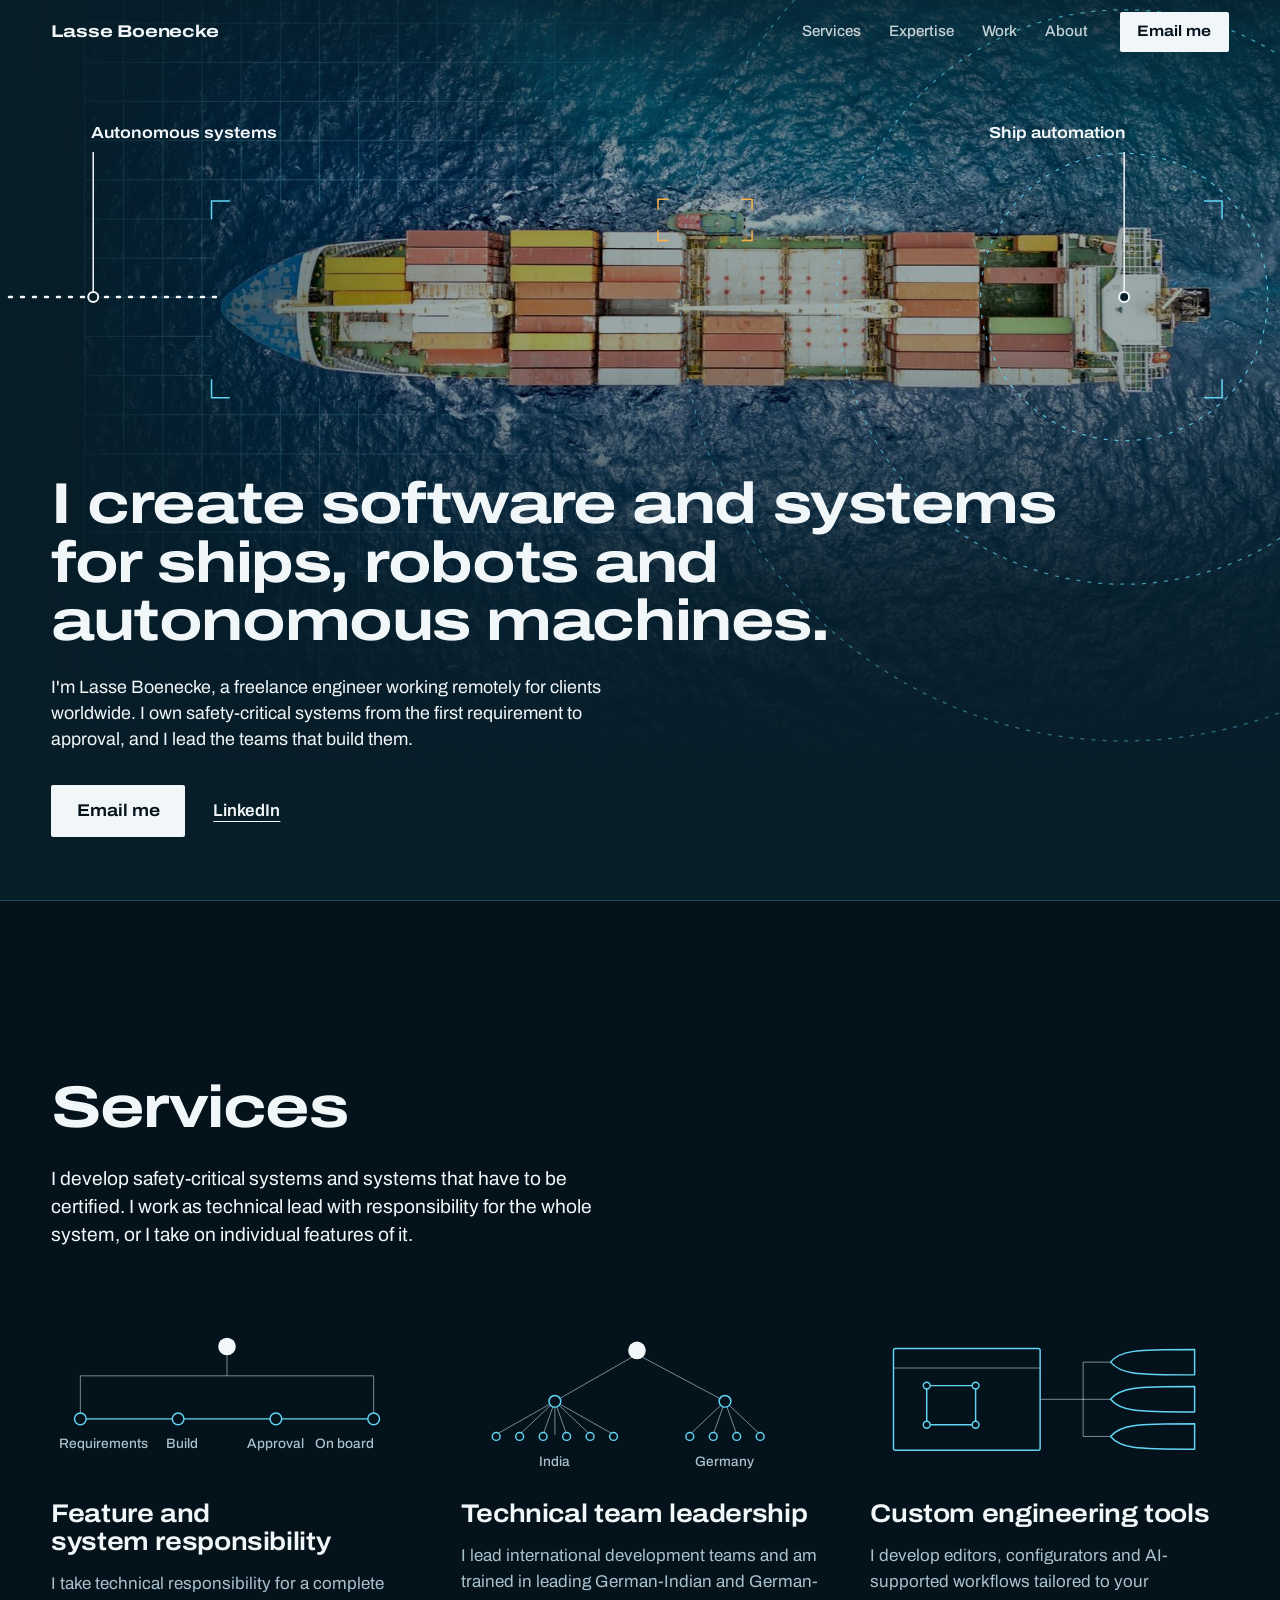
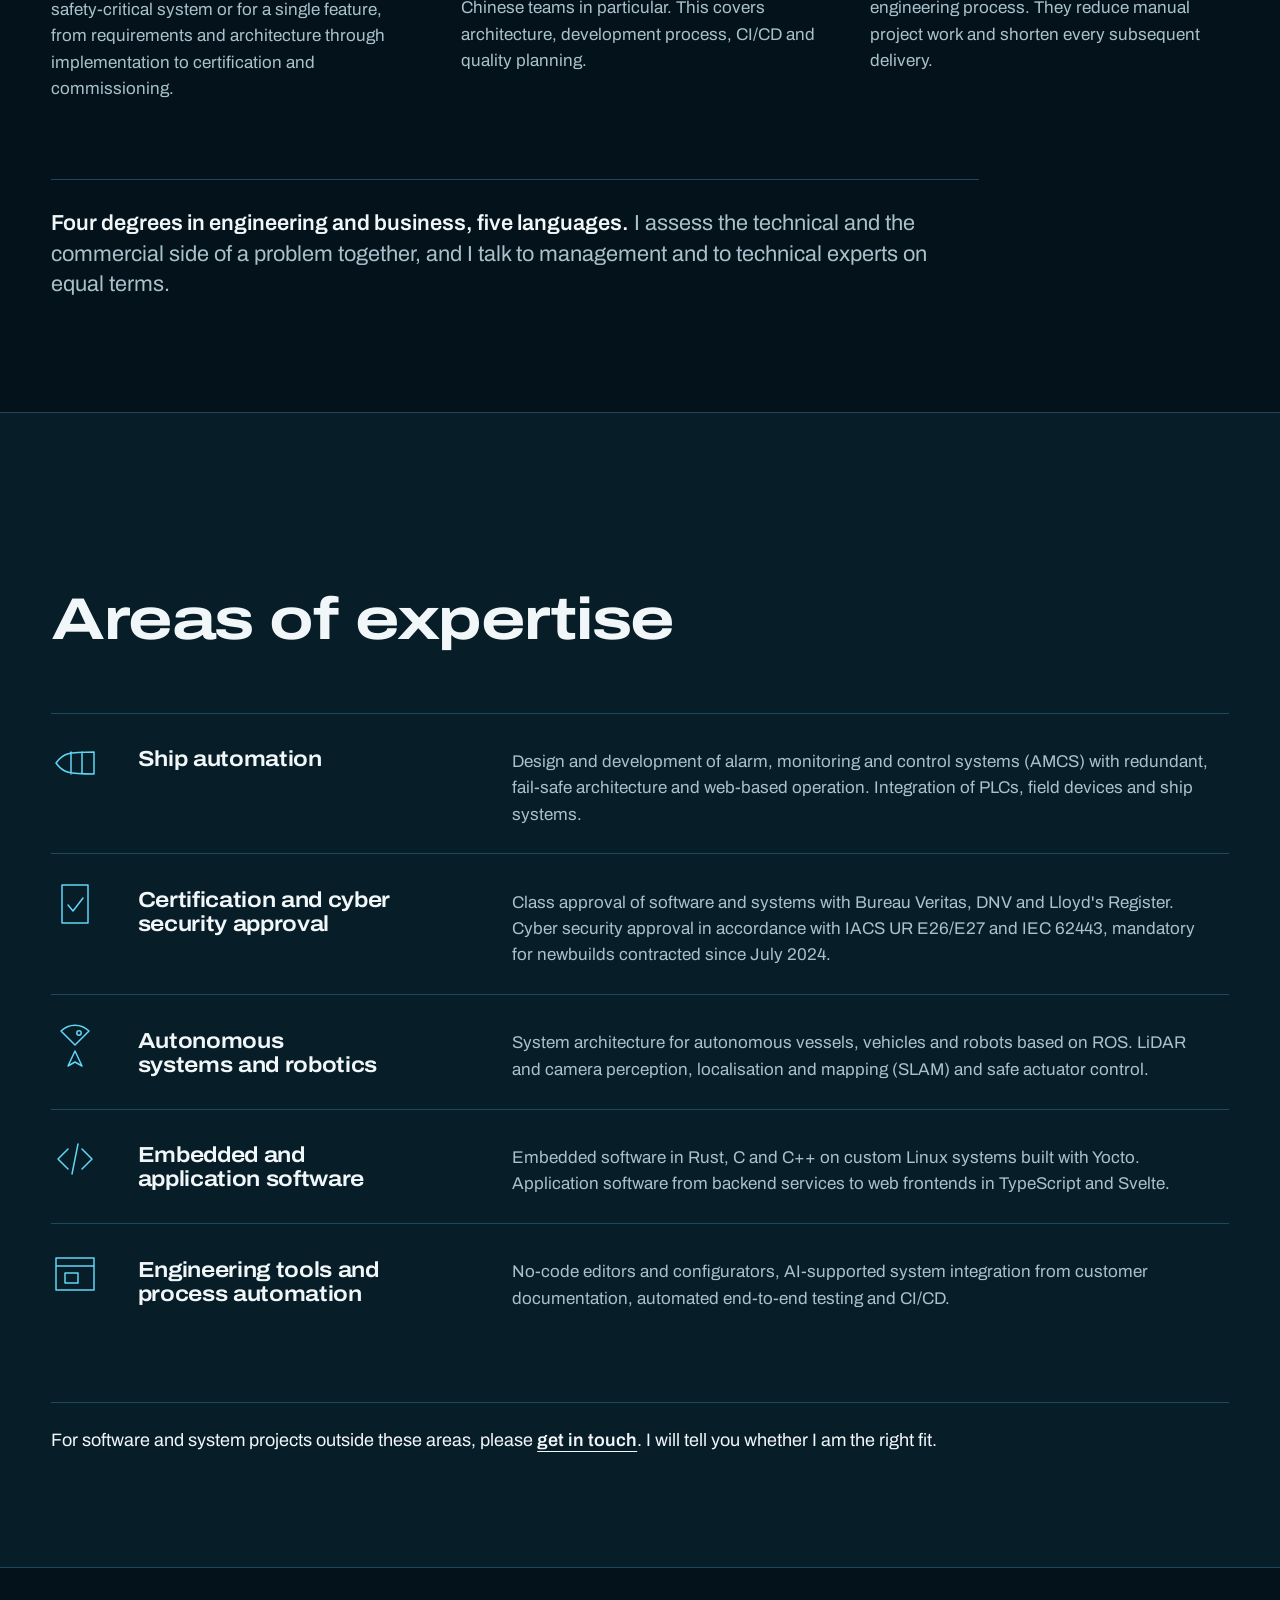
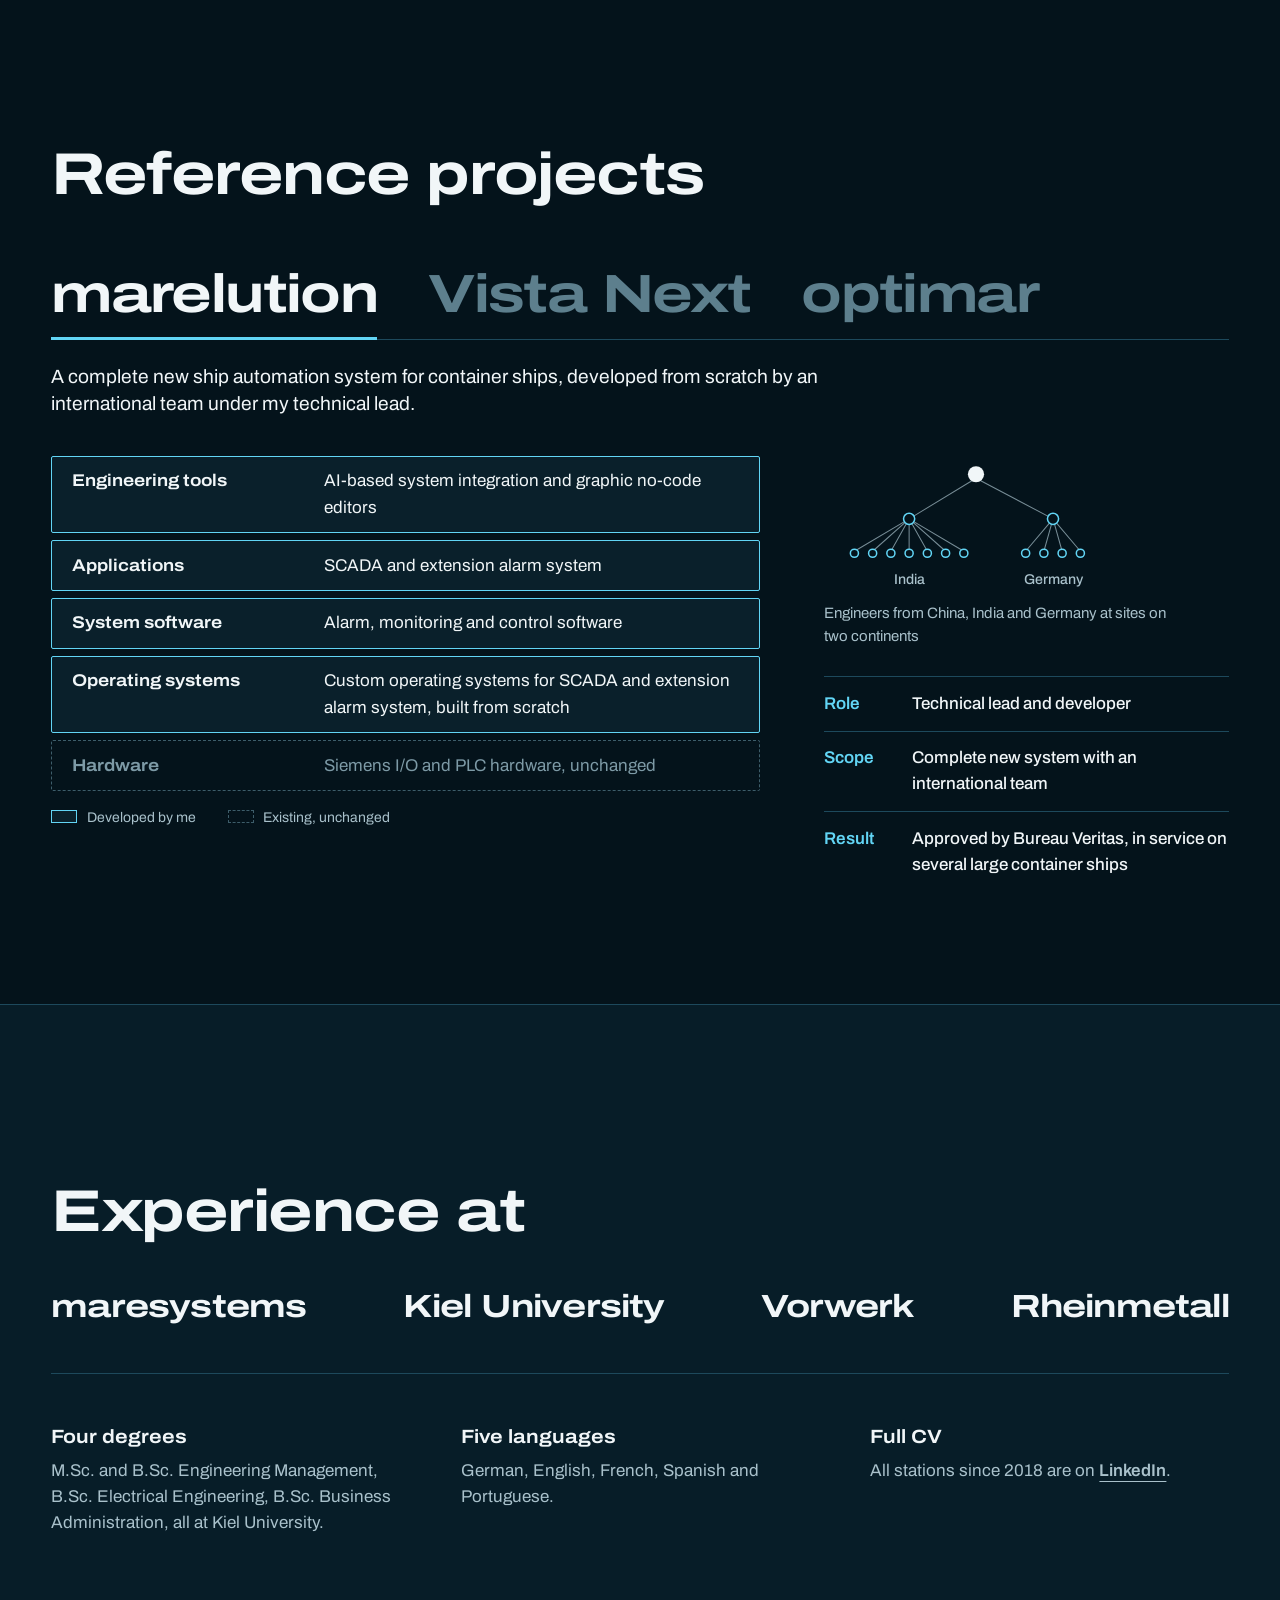
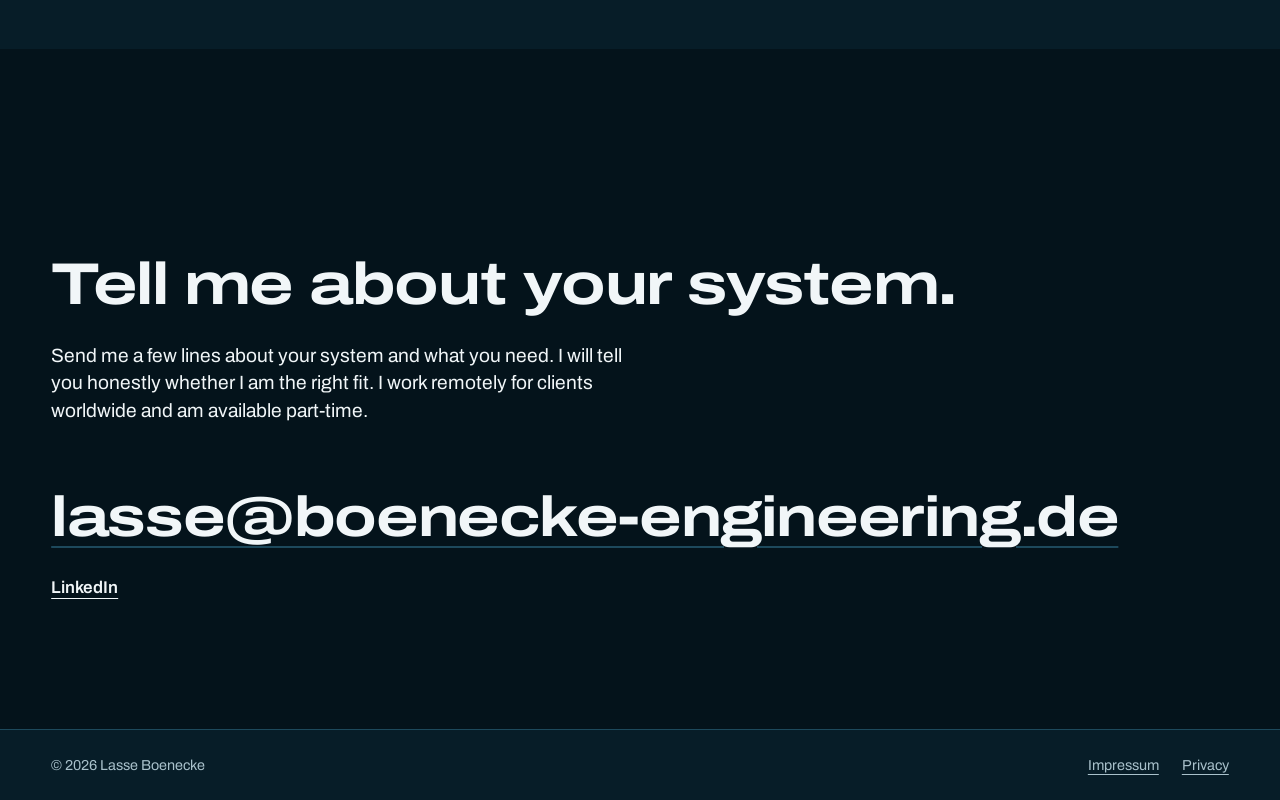
<file: index.html>
<!doctype html>
<html lang="en">
<head>
<meta charset="utf-8">
<meta name="viewport" content="width=device-width, initial-scale=1">
<title>Lasse Boenecke · Software and systems for ships, robots and autonomous machines</title>
<meta name="description" content="Freelance software and system development for ships, robots and autonomous machines. Class-approved ship automation (AMCS), autonomous systems and custom engineering tools. Remote, worldwide.">
<meta name="theme-color" content="#071d28">
<link rel="preload" href="fonts/Archivo-normal-100-900.woff2" as="font" type="font/woff2" crossorigin>
<link rel="preload" as="image" href="img/v3/ship-c-3200.jpg" imagesrcset="img/v3/ship-c-1600.jpg 1600w, img/v3/ship-c-3200.jpg 3200w" imagesizes="(orientation: portrait) 125vw, 102vw">
<link rel="stylesheet" href="styles.css">
<link rel="icon" href="favicon.svg" type="image/svg+xml">
</head>
<body>

<header class="nav" data-nav>
  <a class="brand" href="#top">Lasse Boenecke</a>
  <nav aria-label="Sections">
    <a href="#services">Services</a>
    <a href="#focus">Expertise</a>
    <a href="#work">Work</a>
    <a href="#about">About</a>
  </nav>
  <a class="btn btn-small" href="mailto:lasse@boenecke-engineering.de">Email me</a>
</header>

<main id="top">

<section class="hero" data-hero data-variant="c">
  <img class="ship" data-ship src="img/v3/ship-c-3200.jpg" srcset="img/v3/ship-c-1600.jpg 1600w, img/v3/ship-c-3200.jpg 3200w" sizes="(orientation: portrait) 125vw, 102vw" width="3200" height="2305" alt="Container ship at sea, seen from directly above">
  <div class="hero-shade"></div>
  <svg class="marks" data-marks aria-hidden="true">
    <line class="course" data-course/>
    <line class="lead" data-lead="a"/><line class="lead" data-lead="b"/>
    <g class="rings" data-rings><circle/><circle/><circle/></g>
    <path class="frame" data-frame/>
    <path class="trackbox" data-track/>
    <circle class="dot" data-dot="a" r="5"/><circle class="dot" data-dot="b" r="5"/>
  </svg>
  <p class="mark" data-mark="a">Autonomous systems</p>
  <p class="mark right" data-mark="b">Ship automation</p>

  <div class="hero-copy">
    <h1><span>I create software and systems</span> <span>for ships, robots and</span> <span>autonomous machines.</span></h1>
    <p>I'm Lasse Boenecke, a freelance engineer working remotely for clients worldwide. I own safety-critical systems from the first requirement to approval, and I lead the teams that build them.</p>
    <div class="actions">
      <a class="btn" href="mailto:lasse@boenecke-engineering.de">Email me</a>
      <a class="link" href="https://www.linkedin.com/in/lasse-boenecke-91bb6b450/">LinkedIn</a>
    </div>
  </div>
</section>

<section class="plain deep" id="services">
  <div class="wrap">
    <h2>Services</h2>
    <p class="lede">I develop safety-critical systems and systems that have to be certified. I work as technical lead with responsibility for the whole system, or I take on individual features of it.</p>
    <div class="roles">
      <article>
        <svg viewBox="0 0 360 150" aria-hidden="true"><path class="g-line" d="M30 96H330"/><path class="g-thin" d="M30 96V52H330V96M180 52V26"/><g class="g-node"><circle cx="30" cy="96" r="6"/><circle cx="130" cy="96" r="6"/><circle cx="230" cy="96" r="6"/><circle cx="330" cy="96" r="6"/></g><circle class="g-main" cx="180" cy="22" r="9"/><g class="g-text"><text x="8" y="126">Requirements</text><text x="134" y="126" text-anchor="middle">Build</text><text x="230" y="126" text-anchor="middle">Approval</text><text x="330" y="126" text-anchor="end">On board</text></g></svg>
        <h3>Feature and system responsibility</h3>
        <p>I take technical responsibility for a complete safety-critical system or for a single feature, from requirements and architecture through implementation to certification and commissioning.</p>
      </article>
      <article>
        <svg viewBox="0 0 360 150" aria-hidden="true"><path class="g-thin" d="M180 30L96 78M180 30L270 78M96 78L36 112M96 78L60 112M96 78L84 112M96 78L108 112M96 78L132 112M96 78L156 112M96 78L96 112M270 78L234 112M270 78L258 112M270 78L282 112M270 78L306 112"/><g class="g-node"><circle cx="96" cy="78" r="6"/><circle cx="270" cy="78" r="6"/><circle cx="36" cy="114" r="4"/><circle cx="60" cy="114" r="4"/><circle cx="84" cy="114" r="4"/><circle cx="108" cy="114" r="4"/><circle cx="132" cy="114" r="4"/><circle cx="156" cy="114" r="4"/><circle cx="234" cy="114" r="4"/><circle cx="258" cy="114" r="4"/><circle cx="282" cy="114" r="4"/><circle cx="306" cy="114" r="4"/></g><circle class="g-main" cx="180" cy="26" r="9"/><g class="g-text"><text x="96" y="144" text-anchor="middle">India</text><text x="270" y="144" text-anchor="middle">Germany</text></g></svg>
        <h3>Technical team leadership</h3>
        <p>I lead international development teams and am trained in leading German-Indian and German-Chinese teams in particular. This covers architecture, development process, CI/CD and quality planning.</p>
      </article>
      <article>
        <svg viewBox="0 0 360 150" aria-hidden="true"><rect class="g-line" x="24" y="24" width="150" height="104" rx="2"/><path class="g-thin" d="M24 44H174M174 76H218M218 76V38H246M218 76H246M218 76V114H246"/><g class="g-node"><rect x="58" y="62" width="50" height="40"/><circle cx="58" cy="62" r="3.5"/><circle cx="108" cy="62" r="3.5"/><circle cx="58" cy="102" r="3.5"/><circle cx="108" cy="102" r="3.5"/></g><g class="g-line"><path d="M246 38c10-12 24-13 86-13v26c-62 0-76-1-86-13Z"/><path d="M246 76c10-12 24-13 86-13v26c-62 0-76-1-86-13Z"/><path d="M246 114c10-12 24-13 86-13v26c-62 0-76-1-86-13Z"/></g></svg>
        <h3>Custom engineering tools</h3>
        <p>I develop editors, configurators and AI-supported workflows tailored to your engineering process. They reduce manual project work and shorten every subsequent delivery.</p>
      </article>
    </div>
    <p class="bridge"><b>Four degrees in engineering and business, five languages.</b> I assess the technical and the commercial side of a problem together, and I talk to management and to technical experts on equal terms.</p>
  </div>
</section>

<section class="plain" id="focus">
  <div class="wrap">
    <h2>Areas of expertise</h2>
    <ol class="focus">
      <li><svg viewBox="0 0 48 48" aria-hidden="true"><path d="M5 24C12 14 18 13 43 13V35C18 35 12 34 5 24ZM20 13V35M31 13V35"/></svg><h3>Ship automation</h3><p>Design and development of alarm, monitoring and control systems (AMCS) with redundant, fail-safe architecture and web-based operation. Integration of PLCs, field devices and ship systems.</p></li>
      <li><svg viewBox="0 0 48 48" aria-hidden="true"><path d="M11 5H37V43H11ZM17 25l5 6 10-13"/></svg><h3>Certification and cyber security approval</h3><p>Class approval of software and systems with Bureau Veritas, DNV and Lloyd's Register. Cyber security approval in accordance with IACS UR E26/E27 and IEC 62443, mandatory for newbuilds contracted since July 2024.</p></li>
      <li><svg viewBox="0 0 48 48" aria-hidden="true"><path d="M24 30L31 45 24 41 17 45ZM24 24L10 10M24 24L38 10M10 10A19.8 19.8 0 0 1 38 10"/><circle cx="28" cy="12" r="2.2"/></svg><h3>Autonomous systems and robotics</h3><p>System architecture for autonomous vessels, vehicles and robots based on ROS. LiDAR and camera perception, localisation and mapping (SLAM) and safe actuator control.</p></li>
      <li><svg viewBox="0 0 48 48" aria-hidden="true"><path d="M17 14L7 24l10 10M31 14l10 10-10 10M27 9L21 39"/></svg><h3>Embedded and application software</h3><p>Embedded software in Rust, C and C++ on custom Linux systems built with Yocto. Application software from backend services to web frontends in TypeScript and Svelte.</p></li>
      <li><svg viewBox="0 0 48 48" aria-hidden="true"><path d="M5 8H43V40H5ZM5 16H43M14 23H27V33H14Z"/></svg><h3>Engineering tools and process automation</h3><p>No-code editors and configurators, AI-supported system integration from customer documentation, automated end-to-end testing and CI/CD.</p></li>
    </ol>
    <p class="else">For software and system projects outside these areas, please <a class="link" href="mailto:lasse@boenecke-engineering.de">get in touch</a>. I will tell you whether I am the right fit.</p>
  </div>
</section>

<section class="plain deep" id="work">
  <div class="wrap">
    <h2>Reference projects</h2>
    <div class="refs" data-refs>
      <div class="refs-nav" data-refs-nav></div>
      <article class="ref" data-name="marelution">
        <h3>marelution</h3>
        <p class="meta">A complete new ship automation system for container ships, developed from scratch by an international team under my technical lead.</p>
        <div class="ref-grid">
          <div>
            <ol class="layers"><li class="mine"><b>Engineering tools</b><span>AI-based system integration and graphic no-code editors</span></li><li class="mine"><b>Applications</b><span>SCADA and extension alarm system</span></li><li class="mine"><b>System software</b><span>Alarm, monitoring and control software</span></li><li class="mine"><b>Operating systems</b><span>Custom operating systems for SCADA and extension alarm system, built from scratch</span></li><li class="kept"><b>Hardware</b><span>Siemens I/O and PLC hardware</span></li></ol>
            <p class="key"><span class="k-mine">Developed by me</span><span class="k-kept">Existing, unchanged</span></p>
          </div>
          <div class="ref-side">
            <figure class="team"><svg viewBox="0 0 300 134" aria-hidden="true"><path class="g-thin" d="M150 22L84 62M150 22L226 62M84 62L30 94M84 62L48 94M84 62L66 94M84 62L84 94M84 62L102 94M84 62L120 94M84 62L138 94M226 62L199 94M226 62L217 94M226 62L235 94M226 62L253 94"/><g class="g-node"><circle cx="84" cy="62" r="5.5"/><circle cx="226" cy="62" r="5.5"/><circle cx="30" cy="96" r="4"/><circle cx="48" cy="96" r="4"/><circle cx="66" cy="96" r="4"/><circle cx="84" cy="96" r="4"/><circle cx="102" cy="96" r="4"/><circle cx="120" cy="96" r="4"/><circle cx="138" cy="96" r="4"/><circle cx="199" cy="96" r="4"/><circle cx="217" cy="96" r="4"/><circle cx="235" cy="96" r="4"/><circle cx="253" cy="96" r="4"/></g><circle class="g-main" cx="150" cy="18" r="8"/><g class="g-text"><text x="84" y="126" text-anchor="middle">India</text><text x="226" y="126" text-anchor="middle">Germany</text></g></svg><figcaption>Engineers from China, India and Germany at sites on two continents</figcaption></figure>
            <dl class="role"><div><dt>Role</dt><dd>Technical lead and developer</dd></div><div><dt>Scope</dt><dd>Complete new system with an international team</dd></div><div><dt>Result</dt><dd>Approved by Bureau Veritas, in service on several large container ships</dd></div></dl>
          </div>
        </div>
      </article>
      <article class="ref" data-name="Vista Next">
        <h3>Vista Next</h3>
        <p class="meta">A new SCADA application on Citect SCADA that replaced the operator level of an installed ship alarm and monitoring system, developed by a team in Germany under my lead.</p>
        <div class="ref-grid">
          <div>
            <ol class="layers"><li class="mine"><b>Operator level</b><span>New SCADA application on Citect SCADA</span></li><li class="kept"><b>Alarm system</b><span>Alarm logic and parameters</span></li><li class="kept"><b>Signal units</b><span>SMU</span></li><li class="kept"><b>Field level</b><span>Sensors and wiring</span></li></ol>
            <p class="key"><span class="k-mine">Developed by me</span><span class="k-kept">Existing, unchanged</span></p>
          </div>
          <div class="ref-side">
            <figure class="team"><svg viewBox="0 0 300 134" aria-hidden="true"><path class="g-thin" d="M150 22V62M150 62L123 94M150 62L150 94M150 62L177 94"/><g class="g-node"><circle cx="150" cy="62" r="5.5"/><circle cx="123" cy="96" r="4"/><circle cx="150" cy="96" r="4"/><circle cx="177" cy="96" r="4"/></g><circle class="g-main" cx="150" cy="18" r="8"/><g class="g-text"><text x="150" y="126" text-anchor="middle">Germany</text></g></svg><figcaption>Development team in Germany</figcaption></figure>
            <dl class="role"><div><dt>Role</dt><dd>Team lead and developer</dd></div><div><dt>Scope</dt><dd>One subsystem of an installed system</dd></div><div><dt>Result</dt><dd>In service on container ships</dd></div></dl>
          </div>
        </div>
      </article>
      <article class="ref" data-name="optimar">
        <h3>optimar</h3>
        <p class="meta">The complete robotics system of an autonomous research vessel, from the wiring on board to the ROS architecture, developed in a team of two.</p>
        <div class="ref-grid">
          <div>
            <ol class="layers"><li class="peer"><b>Control algorithms</b><span>Developed by my colleague</span></li><li class="mine"><b>Algorithm integration</b><span>Integration of the control algorithms into the system</span></li><li class="mine"><b>Robotics architecture</b><span>Complete ROS architecture and data flow</span></li><li class="mine"><b>Drivers and interfaces</b><span>All drivers and interfaces for sensors and actuators</span></li><li class="mine"><b>Vessel control</b><span>Developed and commissioned on board</span></li><li class="mine"><b>Wiring</b><span>Complete control wiring of the vessel</span></li></ol>
            <p class="key"><span class="k-mine">Developed by me</span><span class="k-peer">Developed by my colleague</span></p>
          </div>
          <div class="ref-side">
            <figure class="team"><svg viewBox="0 0 300 134" aria-hidden="true"><path class="g-thin" d="M118 56H182"/><circle class="g-main" cx="110" cy="56" r="8"/><g class="g-node"><circle cx="190" cy="56" r="7"/></g><g class="g-text"><text x="110" y="96" text-anchor="middle">Me</text><text x="190" y="96" text-anchor="middle">Colleague</text></g></svg><figcaption>Team of two. My colleague develops the control algorithms.</figcaption></figure>
            <dl class="role"><div><dt>Role</dt><dd>System developer in a team of two</dd></div><div><dt>Scope</dt><dd>Complete robotics system, without the control algorithms</dd></div><div><dt>Result</dt><dd>Commissioned on the water, funded with EUR 1.3 million under the VIP+ programme</dd></div></dl>
          </div>
        </div>
      </article>
    </div>
  </div>
</section>

<section class="plain" id="about">
  <div class="wrap">
    <h2>Experience at</h2>
    <ul class="firms">
      <li>maresystems</li><li>Kiel University</li><li>Vorwerk</li><li>Rheinmetall</li>
    </ul>
    <div class="facts3">
      <p><b>Four degrees</b> M.Sc. and B.Sc. Engineering Management, B.Sc. Electrical Engineering, B.Sc. Business Administration, all at Kiel University.</p>
      <p><b>Five languages</b> German, English, French, Spanish and Portuguese.</p>
      <p><b>Full CV</b> All stations since 2018 are on <a class="link" href="https://www.linkedin.com/in/lasse-boenecke-91bb6b450/">LinkedIn</a>.</p>
    </div>
  </div>
</section>

<section class="contact deep" id="contact">
  <div class="wrap">
    <h2>Tell me about your system.</h2>
    <p>Send me a few lines about your system and what you need. I will tell you honestly whether I am the right fit. I work remotely for clients worldwide and am available part-time.</p>
    <a class="mail" href="mailto:lasse@boenecke-engineering.de">lasse@boenecke-engineering.de</a>
    <a class="link" href="https://www.linkedin.com/in/lasse-boenecke-91bb6b450/">LinkedIn</a>
  </div>
</section>
</main>

<footer>
  <span>© 2026 Lasse Boenecke</span>
  <span><a href="impressum.html">Impressum</a> <a href="privacy.html">Privacy</a></span>
</footer>
<script src="app.js" defer></script>
</body>
</html>
</file>
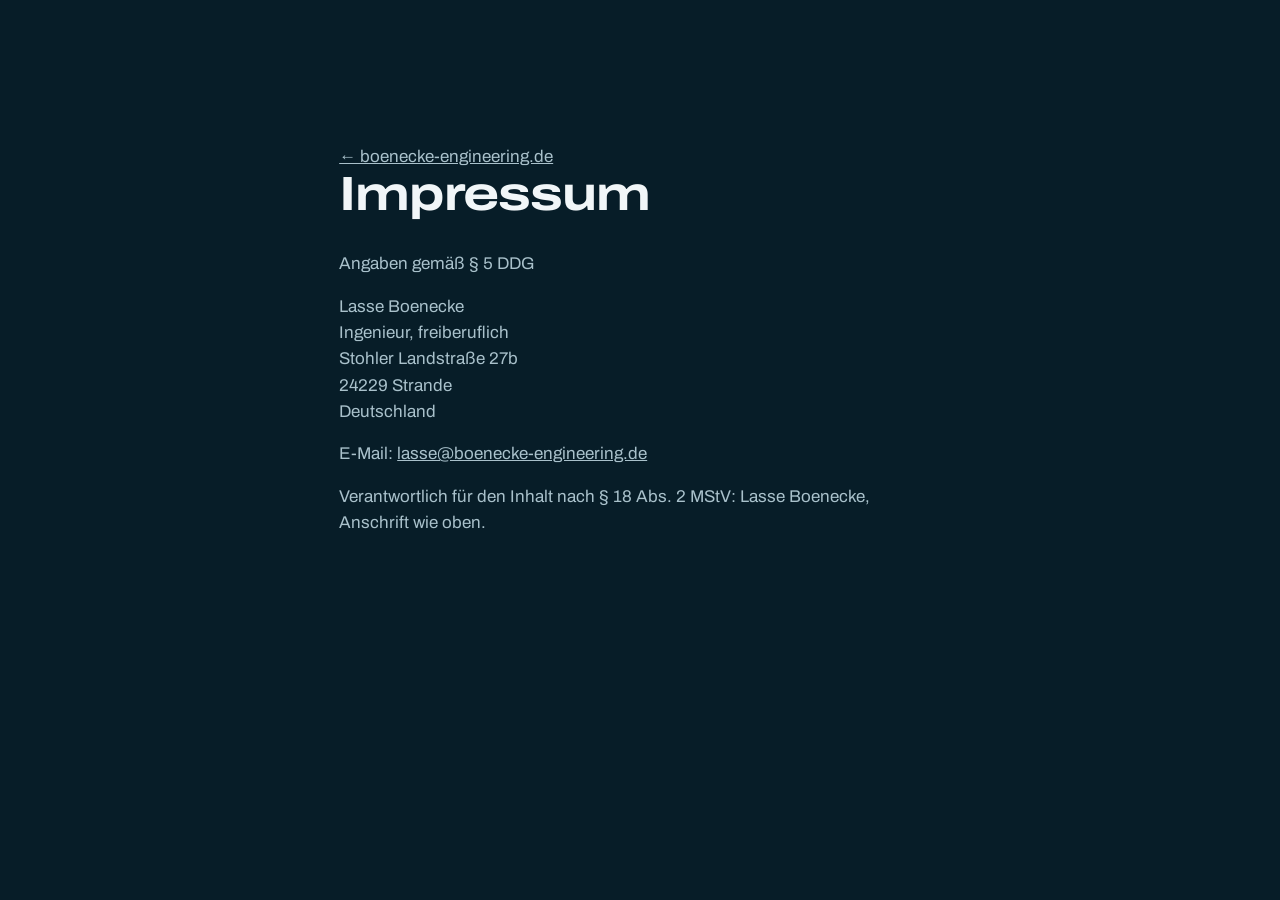
<file: impressum.html>
<!doctype html><html lang="de"><head><meta charset="utf-8"><meta name="viewport" content="width=device-width, initial-scale=1"><title>Impressum · Lasse Boenecke</title><link rel="icon" href="favicon.svg" type="image/svg+xml"><link rel="stylesheet" href="styles.css"><meta name="robots" content="noindex"></head>
<body><main class="legal"><div>
<p><a href="index.html">← boenecke-engineering.de</a></p>
<h1>Impressum</h1>
<p>Angaben gemäß § 5 DDG</p>
<p>Lasse Boenecke<br>Ingenieur, freiberuflich<br>Stohler Landstraße 27b<br>24229 Strande<br>Deutschland</p>
<p>E-Mail: <a href="mailto:lasse@boenecke-engineering.de">lasse@boenecke-engineering.de</a></p>
<p>Verantwortlich für den Inhalt nach § 18 Abs. 2 MStV: Lasse Boenecke, Anschrift wie oben.</p>
</div></main></body></html>
</file>
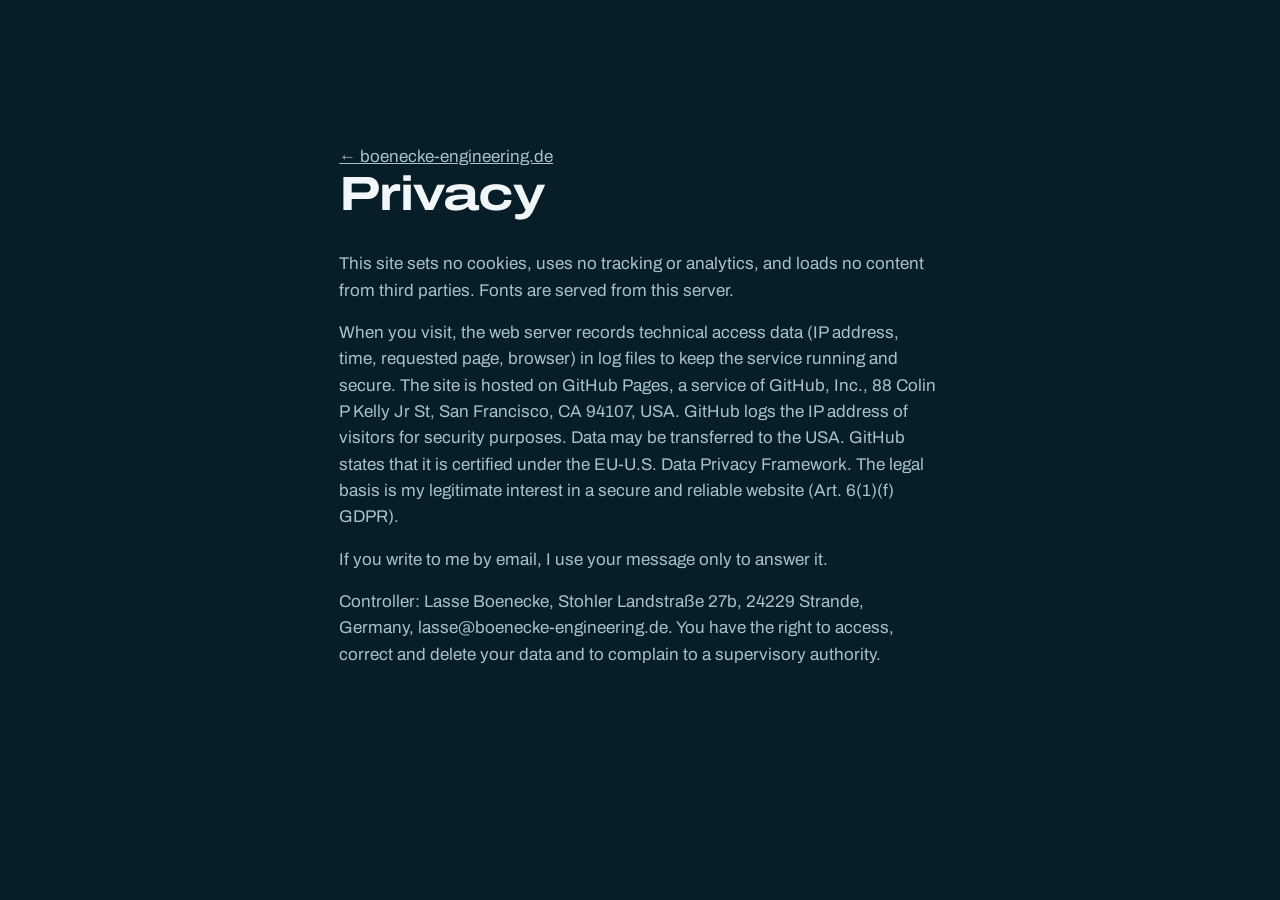
<file: privacy.html>
<!doctype html><html lang="en"><head><meta charset="utf-8"><meta name="viewport" content="width=device-width, initial-scale=1"><title>Privacy · Lasse Boenecke</title><link rel="icon" href="favicon.svg" type="image/svg+xml"><link rel="stylesheet" href="styles.css"><meta name="robots" content="noindex"></head>
<body><main class="legal"><div>
<p><a href="index.html">← boenecke-engineering.de</a></p>
<h1>Privacy</h1>
<p>This site sets no cookies, uses no tracking or analytics, and loads no content from third parties. Fonts are served from this server.</p>
<p>When you visit, the web server records technical access data (IP address, time, requested page, browser) in log files to keep the service running and secure. The site is hosted on GitHub Pages, a service of GitHub, Inc., 88 Colin P Kelly Jr St, San Francisco, CA 94107, USA. GitHub logs the IP address of visitors for security purposes. Data may be transferred to the USA. GitHub states that it is certified under the EU-U.S. Data Privacy Framework. The legal basis is my legitimate interest in a secure and reliable website (Art. 6(1)(f) GDPR).</p>
<p>If you write to me by email, I use your message only to answer it.</p>
<p>Controller: Lasse Boenecke, Stohler Landstraße 27b, 24229 Strande, Germany, lasse@boenecke-engineering.de. You have the right to access, correct and delete your data and to complain to a supervisory authority.</p>
</div></main></body></html>
</file>
<file: styles.css>
@font-face { font-family: "Archivo"; src: url("fonts/Archivo-normal-100-900.woff2") format("woff2"); font-weight: 100 900; font-stretch: 62% 125%; font-display: swap; }

:root {
  --ground: #071d28;   /* the marelution canvas colour, so its screens sit in the page without a frame */
  --deep: #04131b;
  --panel: #0e2c3b;
  --line: #1d495c;
  --ink: #f1f6f8;
  --soft: #a9c1cb;
  --sig: #62d5f5;
  --nav-h: 4rem;
  --pad: clamp(1.25rem, 4vw, 4rem);
  --ease: cubic-bezier(.16, 1, .3, 1);
}

* { box-sizing: border-box; }
html { background: var(--ground); color-scheme: dark; scrollbar-color: var(--line) var(--deep); }
body { margin: 0; font: 400 1.0625rem/1.55 "Archivo", sans-serif; color: var(--ink); background: var(--ground); -webkit-font-smoothing: antialiased; text-rendering: optimizeLegibility; }
::selection { background: var(--sig); color: var(--deep); }
img, svg { display: block; max-width: 100%; }
a { color: inherit; }
:focus-visible { outline: 2px solid var(--sig); outline-offset: 3px; }
h1, h2, h3, p, ul, dl, dd { margin: 0; }
ul { padding: 0; list-style: none; }

h1, h2, .mail { font-stretch: 125%; font-weight: 700; letter-spacing: -0.025em; line-height: 1.02; text-wrap: balance; }
h1 { font-size: clamp(2.05rem, 4.5vw, 4.4rem); }
h1 span { display: block; }
@media (min-width: 821px) { h1 span { white-space: nowrap; } }
h2 { font-size: clamp(2rem, 4.6vw, 4.25rem); }
h3 { font-stretch: 112%; font-weight: 650; letter-spacing: -0.015em; line-height: 1.1; }

.btn { display: inline-flex; align-items: center; height: 3.25rem; padding: 0 1.6rem; background: var(--ink); color: var(--deep); font-weight: 650; font-stretch: 112%; text-decoration: none; border-radius: 2px; transition: background .25s var(--ease), transform .25s var(--ease); }
.btn:hover { background: var(--sig); }
.btn:active { transform: translateY(1px); }
.btn-small { height: 2.5rem; padding: 0 1.1rem; font-size: .95rem; }
.link { font-weight: 600; text-decoration-thickness: 1px; text-underline-offset: .3em; }
.link:hover { color: var(--sig); }

/* ---------- nav ---------- */
.nav { position: fixed; inset: 0 0 auto 0; z-index: 20; height: var(--nav-h); display: flex; align-items: center; gap: 2rem; padding: 0 var(--pad); transition: background .4s var(--ease); }
.nav.solid { background: var(--ground); }
.brand { font-stretch: 125%; font-weight: 700; letter-spacing: -0.01em; text-decoration: none; margin-right: auto; }
.nav nav { display: flex; gap: 1.75rem; }
.nav nav a { text-decoration: none; font-size: .95rem; font-weight: 500; color: var(--ink); opacity: .82; transition: opacity .2s; }
.nav nav a:hover { opacity: 1; }
@media (max-width: 820px) { .nav nav { display: none; } }

/* ---------- hero ---------- */
.hero { position: relative; height: 100vh; height: 100svh; min-height: 34rem; overflow: hidden; }
.ship { position: absolute; max-width: none; animation: arrive 2.4s var(--ease) both; }
@keyframes arrive { from { opacity: 0; scale: 1.06; } }
.hero-shade { position: absolute; inset: 0; pointer-events: none; background:
  linear-gradient(to top, var(--ground) 14%, rgb(7 29 40 / .82) 34%, rgb(7 29 40 / 0) 62%),
  linear-gradient(to right, var(--ground) 2%, rgb(7 29 40 / 0) 20%),
  linear-gradient(to bottom, rgb(7 29 40 / .75), rgb(7 29 40 / 0) 11rem); }
.marks { position: absolute; inset: 0; width: 100%; height: 100%; overflow: visible; }
.marks line { stroke: var(--ink); stroke-width: 1.5; }
.marks .course { stroke-dasharray: 3 9; stroke-linecap: round; stroke-width: 2.5; }
.marks .rings circle { fill: none; stroke: var(--sig); stroke-width: 1.25; stroke-dasharray: 4 7; opacity: .85; }
.marks .rings circle:nth-child(2) { opacity: .65; } .marks .rings circle:nth-child(3) { opacity: .45; }
.marks .frame { fill: none; stroke: #ffb347; stroke-width: 1.5; }
.marks .trackbox { display: none; fill: none; stroke: var(--sig); stroke-width: 1.5; }
.hero[data-variant="c"] .trackbox { display: block; }
.marks .dot { fill: var(--ground); stroke: var(--ink); stroke-width: 2; }
.mark { position: absolute; translate: 0 -100%; font-stretch: 112%; font-weight: 650; font-size: clamp(.8rem, 1.25vw, 1.15rem); line-height: 1.1; white-space: nowrap; padding-bottom: .15rem; }
.marks, .mark { opacity: 0; transition: opacity 1s 1.1s var(--ease); }
.hero.ready .marks, .hero.ready .mark { opacity: 1; }
.hero-copy { position: absolute; left: var(--pad); right: var(--pad); bottom: clamp(2rem, 7vh, 4.5rem); max-width: 68rem; }
.hero-copy h1 span { animation: rise 1.2s var(--ease) both; }
.hero-copy h1 span:nth-child(2) { animation-delay: .12s; }
.hero-copy p { max-width: 36rem; margin-top: 1.5rem; font-size: clamp(1.0625rem, 1.4vw, 1.3rem); line-height: 1.45; animation: rise 1.2s .26s var(--ease) both; }
.actions { display: flex; align-items: center; gap: 1.75rem; margin-top: 2rem; animation: rise 1.2s .38s var(--ease) both; }
@keyframes rise { from { opacity: 0; transform: translateY(1.75rem); } }
@media (orientation: portrait) {
  .hero-shade { background: linear-gradient(to top, var(--ground) 56%, rgb(7 29 40 / 0) 70%), linear-gradient(to bottom, rgb(7 29 40 / .75), rgb(7 29 40 / 0) 8rem); }
}

/* ---------- approach ---------- */
.split { display: grid; grid-template-columns: minmax(0, 6fr) minmax(0, 5fr); gap: var(--pad); align-items: center; }
.lede { max-width: 36rem; margin-top: 1.75rem; font-size: clamp(1.1rem, 1.5vw, 1.3rem); line-height: 1.45; }
.facts { margin-top: 2.25rem; max-width: 36rem; }
.facts li { padding: .85rem 0; border-top: 1px solid var(--line); font-weight: 600; }
.refs { margin-top: clamp(2.5rem, 5vw, 4rem); }
.refs-nav { display: flex; flex-wrap: wrap; gap: .5rem clamp(1.5rem, 4vw, 4rem); border-bottom: 1px solid var(--line); }
.refs-nav button { position: relative; padding: 0 0 1.1rem; background: none; border: 0; cursor: pointer; font: inherit; font-stretch: 125%; font-weight: 700; letter-spacing: -0.03em; font-size: clamp(1.5rem, 4.2vw, 3.6rem); line-height: 1; color: #5d7f8d; transition: color .3s; }
.refs-nav button:hover { color: var(--soft); }
.refs-nav button[aria-selected="true"] { color: var(--ink); }
.refs-nav button[aria-selected="true"]::after { content: ""; position: absolute; left: 0; right: 0; bottom: -1px; height: 3px; background: var(--sig); }
.ref h3 { font-stretch: 125%; font-weight: 700; letter-spacing: -0.03em; font-size: clamp(2rem, 5vw, 3.6rem); line-height: 1; margin-top: clamp(3rem, 6vw, 5rem); }
.js .ref h3 { position: absolute; width: 1px; height: 1px; overflow: hidden; clip-path: inset(50%); margin: 0; }
.js .ref:not(.active) { display: none; }
.ref .meta { margin-top: 1.5rem; max-width: 52rem; color: var(--ink); font-size: clamp(1.1rem, 1.5vw, 1.35rem); line-height: 1.4; }
.ref-grid { display: grid; grid-template-columns: minmax(0, 7fr) minmax(0, 4fr); gap: clamp(2rem, 5vw, 5rem); align-items: start; margin-top: clamp(1.5rem, 3vw, 2.5rem); }
.layers { display: grid; gap: .45rem; margin: 0; padding: 0; list-style: none; }
.layers li { display: grid; grid-template-columns: minmax(0, 14.5rem) minmax(0, 1fr); gap: 1.25rem; align-items: baseline; padding: .7rem 1.25rem; border: 1px solid; border-radius: 2px; }
.layers b { font-stretch: 112%; font-weight: 650; }
.layers .mine { border-color: var(--sig); background: rgb(98 213 245 / .07); }
.layers .kept { border-color: #3d5d6a; border-style: dashed; color: #7d9aa6; }
.layers .peer { border-color: #7d9aa6; color: var(--soft); }
.layers .kept span::after { content: ", unchanged"; }
.js .ref.active .layers li { animation: layer .7s var(--ease) both; animation-delay: calc((var(--n) - var(--i)) * 70ms); }
@keyframes layer { from { opacity: 0; transform: translateY(1rem); } }
.key { display: flex; flex-wrap: wrap; gap: .5rem 2rem; margin-top: 1rem; font-size: .875rem; color: var(--soft); }
.key span::before { content: ""; display: inline-block; width: 1.5rem; height: .7rem; margin-right: .6rem; border: 1px solid var(--sig); background: rgb(98 213 245 / .07); vertical-align: -1px; }
.key .k-kept::before { border: 1px dashed #3d5d6a; background: none; }
.key .k-peer::before { border: 1px solid #7d9aa6; background: none; }
.team { margin: 0; }
.team svg { width: 100%; max-width: 19rem; height: auto; fill: none; stroke-linecap: round; overflow: visible; }
.team figcaption { margin-top: .6rem; color: var(--soft); font-size: .9375rem; max-width: 22rem; }
.role { margin-top: 1.75rem; }
.role > div { display: grid; grid-template-columns: 4.5rem minmax(0, 1fr); gap: 1rem; padding: .85rem 0; border-top: 1px solid var(--line); }
.role dt { color: var(--sig); font-weight: 600; }
.role dd { color: var(--ink); font-weight: 500; }
@media (max-width: 900px) {
  .ref-grid { grid-template-columns: 1fr; }
  .layers li { grid-template-columns: 1fr; gap: .2rem; }
}
.stack-view { display: grid; place-items: center; perspective: 1800px; min-height: 30rem; }
.stack { position: relative; width: min(30vw, 27rem); aspect-ratio: 3 / 2; margin-top: 9rem; transform-style: preserve-3d; transform: rotateX(57deg) rotateZ(-34deg); }
.plate { --i: 0; --gap: clamp(2rem, 3.4vw, 3rem); position: absolute; inset: 0; overflow: hidden; background: var(--panel); border: 1px solid var(--line); border-radius: 3px; transform: translateZ(calc(var(--i) * var(--gap))); box-shadow: -1.5rem 1.5rem 2.5rem rgb(0 0 0 / .4); transition: border-color .4s, filter .4s, opacity .4s; }
.stack.focus .plate { filter: brightness(.5); opacity: .55; }
.stack.focus .plate.on { filter: none; opacity: 1; border-color: var(--sig); }
.plate:nth-child(2) { --i: 1; } .plate:nth-child(3) { --i: 2; } .plate:nth-child(4) { --i: 3; } .plate:nth-child(5) { --i: 4; } .plate:nth-child(6) { --i: 5; }
.plate svg { width: 100%; height: 100%; fill: none; stroke: #3d7f97; stroke-width: 2; }
.plate .ln path { stroke-width: 8; stroke: #1f566b; stroke-linecap: round; }
.plate .ln.thin path { stroke-width: 5; stroke: #2a6a82; }
.plate .tag rect, .plate .chip rect { fill: #123a4c; }
.plate .bus path { stroke: var(--sig); stroke-width: 3; }
.plate .node circle, .plate .node rect { fill: #17495d; stroke: var(--sig); stroke-width: 3; }
.plate .ring { stroke: #ff4a3d; stroke-width: 8; }
.plate .curve { stroke: var(--sig); stroke-width: 3; }
.plate text { fill: var(--ink); stroke: none; font: 600 26px "Archivo", sans-serif; font-stretch: 112%; text-anchor: middle; }
.plate .l text { text-anchor: start; font-size: 24px; }
.plate .s text { font-size: 20px; font-weight: 500; fill: var(--soft); }

.steps { counter-reset: step; display: grid; grid-template-columns: repeat(3, minmax(0, 1fr)); gap: 0 clamp(1.5rem, 3vw, 3rem); margin: clamp(3rem, 6vw, 5rem) 0 0; padding: 0; list-style: none; }
.steps li { counter-increment: step; padding: 1.5rem 0 2rem; border-top: 1px solid var(--line); transition: border-color .4s; outline-offset: 6px; }
.steps li.on { border-color: var(--sig); }
.steps li::before { content: counter(step); display: block; font-weight: 600; color: var(--soft); font-variant-numeric: tabular-nums; margin-bottom: .6rem; }
.steps h3 { font-size: clamp(1.2rem, 1.7vw, 1.5rem); text-wrap: balance; }
.steps p { margin-top: .75rem; color: var(--soft); }
.steps .in { color: var(--ink); }
.steps .in::before { content: "In marelution"; color: var(--sig); font-weight: 600; margin-right: .5em; }
@media (max-width: 900px) {
  .split { grid-template-columns: 1fr; }
  .stack-view { min-height: 24rem; }
  .stack { width: min(60vw, 20rem); margin-top: 7rem; }
  .plate { --gap: 1.9rem; }
  .steps { grid-template-columns: 1fr; }
}
@media (min-width: 901px) and (max-width: 1100px) { .steps { grid-template-columns: repeat(2, minmax(0, 1fr)); } }

/* ---------- autonomy ---------- */
.passage { position: relative; height: min(92vh, 60rem); min-height: 36rem; overflow: hidden; }
.chart { position: absolute; inset: 0; width: 100%; height: 100%; background: var(--deep); }
.chart image { opacity: .82; }
.plan { fill: none; stroke: rgb(241 246 248 / .45); stroke-width: 2; stroke-dasharray: 2 9; stroke-linecap: round; }
.track { fill: none; stroke: var(--sig); stroke-width: 4; stroke-linecap: round; stroke-dasharray: 1; stroke-dashoffset: 1; transition: stroke-dashoffset 3s cubic-bezier(.45, 0, .2, 1); }
.go .track { stroke-dashoffset: 0; }
.boat { fill: var(--ink); stroke: var(--deep); stroke-width: 2; stroke-linejoin: round; }
.wp circle { fill: var(--deep); stroke: var(--ink); stroke-width: 2.5; transition: fill .4s var(--d), stroke .4s var(--d); }
.wp text { fill: var(--ink); font: 650 21px "Archivo", sans-serif; font-stretch: 112%; paint-order: stroke; stroke: rgb(4 19 27 / .85); stroke-width: 7px; stroke-linejoin: round; opacity: 0; transition: opacity .7s var(--d) var(--ease); }
.wp text.l { text-anchor: end; } .wp text.t { text-anchor: middle; }
.go .wp circle { fill: var(--sig); stroke: var(--sig); }
.go .wp text { opacity: 1; }
.chart-shade { position: absolute; inset: 0; pointer-events: none; background: linear-gradient(to right, rgb(4 19 27 / .88), rgb(4 19 27 / .55) 30%, rgb(4 19 27 / 0) 56%), linear-gradient(to top, var(--ground), rgb(7 29 40 / 0) 6rem), linear-gradient(to bottom, var(--ground), rgb(7 29 40 / 0) 7rem); }
.passage-copy { position: absolute; left: var(--pad); right: var(--pad); bottom: clamp(3.5rem, 9vh, 5.5rem); max-width: 44rem; }
.passage-copy p { max-width: 38rem; margin-top: 1.1rem; font-size: clamp(1.0625rem, 1.35vw, 1.25rem); line-height: 1.45; }
.credit { position: absolute; left: var(--pad); bottom: 1rem; font-size: .8125rem; color: var(--soft); }
@media (orientation: portrait) {
  .passage { height: auto; min-height: 0; padding-top: 115vw; }
  .chart { height: 115vw; inset: 0 0 auto 0; }
  .chart-shade { height: 115vw; inset: 0 0 auto 0; background: linear-gradient(to top, var(--ground), rgb(7 29 40 / 0) 30%), linear-gradient(to bottom, var(--ground), rgb(7 29 40 / 0) 5rem); }
  .passage-copy { position: static; padding: 0 var(--pad) 1rem; }
  .credit { position: static; padding: 0 var(--pad) 3rem; }
  .wp text { font-size: 23px; }
}

/* ---------- plain sections ---------- */
.wrap { max-width: 82rem; margin: 0 auto; padding: 0 var(--pad); }
.plain { padding: clamp(6rem, 14vw, 11rem) 0 clamp(4rem, 9vw, 7rem); }
.plain h2 { max-width: 20ch; }
.offers { display: grid; grid-template-columns: repeat(3, minmax(0, 1fr)); gap: clamp(2rem, 3.5vw, 3.5rem); margin-top: clamp(3rem, 6vw, 5rem); }
.plain .lede { margin-top: 1.75rem; }
.else { margin-top: clamp(2.5rem, 5vw, 4rem); padding-top: 1.5rem; border-top: 1px solid var(--line); font-size: 1.125rem; }
.plain { border-top: 1px solid var(--line); }
.roles { display: grid; grid-template-columns: repeat(3, minmax(0, 1fr)); gap: clamp(2rem, 4vw, 4rem); margin-top: clamp(3rem, 6vw, 5rem); }
.roles svg { width: 100%; max-width: 22rem; height: auto; margin-bottom: 1.75rem; overflow: visible; fill: none; stroke-linecap: round; stroke-linejoin: round; }
.g-line { stroke: var(--sig); stroke-width: 1.5; fill: none; }
.g-thin { stroke: var(--soft); stroke-width: 1; opacity: .7; }
.g-node circle, .g-node rect { fill: var(--deep); stroke: var(--sig); stroke-width: 1.5; }
.g-main { fill: var(--ink); stroke: none; }
.g-text text { fill: var(--soft); stroke: none; font: 500 14px "Archivo", sans-serif; }
.roles h3 { font-size: clamp(1.4rem, 2vw, 1.85rem); text-wrap: balance; }
.roles p { margin-top: .9rem; color: var(--soft); max-width: 26rem; }
.focus { margin: clamp(2.5rem, 5vw, 4rem) 0 0; padding: 0; list-style: none; }
.focus li { display: grid; grid-template-columns: 3rem minmax(0, 21rem) minmax(0, 1fr); gap: clamp(1.25rem, 3vw, 3rem); align-items: start; padding: 1.6rem 0; border-top: 1px solid var(--line); }
.focus svg { width: 3rem; height: 3rem; fill: none; stroke: var(--sig); stroke-width: 1.5; stroke-linecap: round; stroke-linejoin: round; }
.focus h3 { font-size: clamp(1.2rem, 1.7vw, 1.5rem); text-wrap: balance; padding-top: .55rem; }
.focus p { color: var(--soft); max-width: 44rem; padding-top: .6rem; }
@media (max-width: 820px) {
  .roles { grid-template-columns: 1fr; }
  .focus li { grid-template-columns: 2.5rem 1fr; gap: .25rem 1rem; }
  .focus svg { width: 2.5rem; height: 2.5rem; }
  .focus p { grid-column: 2; padding-top: 0; }
}
.rows { margin: clamp(3rem, 6vw, 5rem) 0 0; padding: 0; list-style: none; }
.rows li { display: grid; grid-template-columns: minmax(0, 5fr) minmax(0, 6fr); gap: clamp(1.5rem, 4vw, 4rem); align-items: start; padding: clamp(1.75rem, 3vw, 2.75rem) 0; border-top: 1px solid var(--line); }
.rows h3 { font-stretch: 125%; font-weight: 700; letter-spacing: -0.02em; font-size: clamp(1.6rem, 2.9vw, 2.6rem); line-height: 1.05; text-wrap: balance; }
.rows p { font-size: clamp(1.0625rem, 1.3vw, 1.2rem); max-width: 36rem; }
.rows .proof { margin-top: .75rem; color: var(--soft); font-size: 1rem; }
.rows .proof::before { content: "Proof"; color: var(--sig); font-weight: 600; margin-right: .6em; }
.offers article { border-top: 1px solid var(--line); padding-top: 1.75rem; }
.offers h3 { font-size: clamp(1.4rem, 1.9vw, 1.75rem); text-wrap: balance; }
@media (min-width: 1001px) { .offers h3 { min-height: 2.2em; } }
.offers p { margin-top: 1rem; max-width: 34rem; font-size: 1.0625rem; }
.offers ul { margin-top: 1.75rem; }
.offers li { padding: .8rem 0; border-top: 1px solid rgb(29 73 92 / .6); color: var(--soft); }
.deep { background: var(--deep); }
.about-grid { display: grid; grid-template-columns: minmax(0, 5fr) minmax(0, 6fr); gap: clamp(2.5rem, 6vw, 6rem); margin-top: clamp(3rem, 6vw, 5rem); }
.about-grid > div p { font-size: clamp(1.15rem, 1.6vw, 1.4rem); line-height: 1.45; max-width: 30rem; }
.about-grid > div p + p { margin-top: 1.25rem; }
dl > div { display: grid; grid-template-columns: 12rem 1fr; gap: 1.5rem; padding: 1.1rem 0; border-top: 1px solid var(--line); }
dt { font-weight: 600; }
dd { color: var(--soft); }
.firms { display: grid; grid-template-columns: repeat(4, auto); justify-content: space-between; gap: 1rem 2rem; margin-top: clamp(2rem, 4vw, 3rem); padding-bottom: clamp(2rem, 4vw, 3rem); border-bottom: 1px solid var(--line); font-stretch: 125%; font-weight: 700; letter-spacing: -0.025em; font-size: clamp(1.25rem, 2.5vw, 2.3rem); line-height: 1.1; white-space: nowrap; }
@media (max-width: 820px) { .firms { grid-template-columns: repeat(2, minmax(0, 1fr)); gap: .9rem 1rem; font-size: clamp(1rem, 4.6vw, 1.35rem); } }
.facts3 { display: grid; grid-template-columns: repeat(3, minmax(0, 1fr)); gap: clamp(1.5rem, 4vw, 4rem); margin-top: clamp(2rem, 4vw, 3rem); }
.facts3 p { color: var(--soft); max-width: 26rem; }
.facts3 b { display: block; margin-bottom: .4rem; color: var(--ink); font-stretch: 112%; font-weight: 650; font-size: 1.2rem; }
@media (max-width: 820px) { .facts3 { grid-template-columns: 1fr; } }
.langline { display: grid; grid-template-columns: repeat(5, minmax(0, 1fr)); margin-top: 1.5rem; border-top: 1px solid var(--line); }
.langline li { display: grid; gap: .2rem; padding: 1.1rem 0; }
.langline b { font-stretch: 112%; font-weight: 650; font-size: clamp(1.1rem, 1.6vw, 1.4rem); }
.langline span, .note { color: var(--soft); }
.note { margin-top: 1rem; font-size: .9375rem; }
.note.wide { max-width: 44rem; font-size: 1rem; margin-top: 1.5rem; }
.cv-cols { display: grid; grid-template-columns: minmax(0, 6fr) minmax(0, 5fr); gap: clamp(2.5rem, 6vw, 6rem); align-items: start; }
.cv.tight li { grid-template-columns: 8.5rem minmax(0, 1fr); gap: 1.25rem; padding: .85rem 0; }
.cv.tight h4 { font-size: 1.0625rem; }
.cv.tight p { margin-top: .15rem; }
.tracks { margin-top: clamp(3rem, 6vw, 5rem); }
.tracks-head, .tracks-row { display: grid; grid-template-columns: minmax(0, 1fr) 6rem minmax(0, 1fr); align-items: stretch; }
.tracks-head h3 { font-size: clamp(1.2rem, 1.7vw, 1.5rem); padding-bottom: 1.25rem; }
.tracks-head h3:first-child { text-align: right; }
.tracks-row > div { padding: 1.1rem 0; border-top: 1px solid var(--line); display: grid; gap: .15rem; align-content: start; }
.tracks-row .l { text-align: right; }
.tracks-row b { font-weight: 600; font-size: 1.125rem; }
.tracks-row span { color: var(--soft); }
.tracks-row .yr { position: relative; display: grid; place-items: start center; padding-top: 1.1rem; color: var(--ink); font-weight: 600; font-variant-numeric: tabular-nums; }
.tracks-row .yr::before { content: ""; position: absolute; inset: 0 auto 0 50%; width: 1px; background: var(--line); z-index: 0; }
.tracks-row .yr { isolation: isolate; }
.tracks-row .yr::after { content: ""; position: absolute; left: 50%; top: 1.05rem; width: 3.6rem; height: 1.7rem; translate: -50% 0; background: var(--ground); z-index: -1; }
.tracks-row .yr::before { z-index: -2; }
@media (max-width: 820px) {
  .langline { grid-template-columns: repeat(2, minmax(0, 1fr)); }
  .cv-cols { grid-template-columns: 1fr; }
  .tracks-head { display: none; }
  .tracks-row { grid-template-columns: 3.5rem minmax(0, 1fr); }
  .tracks-row .yr { grid-row: 1 / span 2; grid-column: 1; place-items: start; }
  .tracks-row .yr::before, .tracks-row .yr::after { display: none; }
  .tracks-row > div { grid-column: 2; text-align: left !important; }
  .tracks-row > div:empty { display: none; }
}
.bridge { margin-top: clamp(3rem, 6vw, 5rem); padding-top: 1.75rem; border-top: 1px solid var(--line); max-width: 58rem; font-size: clamp(1.15rem, 1.7vw, 1.5rem); line-height: 1.4; color: var(--soft); }
.bridge b { color: var(--ink); font-weight: 600; }
.intro { margin-top: clamp(2rem, 4vw, 3rem); max-width: 40rem; }
.intro p { font-size: clamp(1.15rem, 1.6vw, 1.4rem); line-height: 1.45; }
.intro p + p { margin-top: 1.25rem; }
.cv-head { margin-top: clamp(3.5rem, 7vw, 5.5rem); font-size: clamp(1.5rem, 2.4vw, 2.1rem); }
.cv { margin: 1.5rem 0 0; padding: 0; list-style: none; }
.cv li { display: grid; grid-template-columns: 11rem minmax(0, 1fr); gap: 2rem; padding: 1.5rem 0; border-top: 1px solid var(--line); }
.cv .when { font-weight: 600; color: var(--soft); font-variant-numeric: tabular-nums; }
.cv h4 { margin: 0; font-size: 1.2rem; font-stretch: 112%; font-weight: 650; line-height: 1.2; }
.cv p { margin-top: .5rem; max-width: 46rem; color: var(--soft); }
@media (max-width: 1000px) { .offers { grid-template-columns: 1fr; } }
@media (max-width: 820px) {
  .cv li { grid-template-columns: 1fr; gap: .4rem; }
}

.contact { padding: clamp(7rem, 16vw, 13rem) 0 clamp(5rem, 10vw, 8rem); }
.contact p { max-width: 36rem; margin-top: 1.75rem; font-size: 1.2rem; line-height: 1.45; }
.mail { display: block; width: fit-content; max-width: 100%; margin: clamp(2.5rem, 5vw, 4rem) 0 1.75rem; font-size: clamp(1.25rem, 4.4vw, 4rem); text-decoration: underline; text-decoration-thickness: 2px; text-underline-offset: .18em; text-decoration-color: var(--line); overflow-wrap: anywhere; transition: color .25s, text-decoration-color .25s; }
.mail:hover { color: var(--sig); text-decoration-color: var(--sig); }

footer { display: flex; justify-content: space-between; gap: 1rem; padding: 1.5rem var(--pad); border-top: 1px solid var(--line); font-size: .9rem; color: var(--soft); }
footer a { margin-left: 1.25rem; text-underline-offset: .25em; }

/* legal pages */
.legal { max-width: 44rem; margin: 0 auto; padding: 8rem var(--pad) 5rem; }
.legal h1 { font-size: clamp(2rem, 5vw, 3rem); margin-bottom: 2rem; }
.legal p { margin-top: 1rem; color: var(--soft); }

@media (prefers-reduced-motion: reduce) {
  .ship, .hero-copy h1 span, .hero-copy p, .actions { animation: none; }
  .track, .wp text, .wp circle, .plate, .marks, .mark { transition: none; }
  .js .ref.active .layers li { animation: none; }
}
</file>
